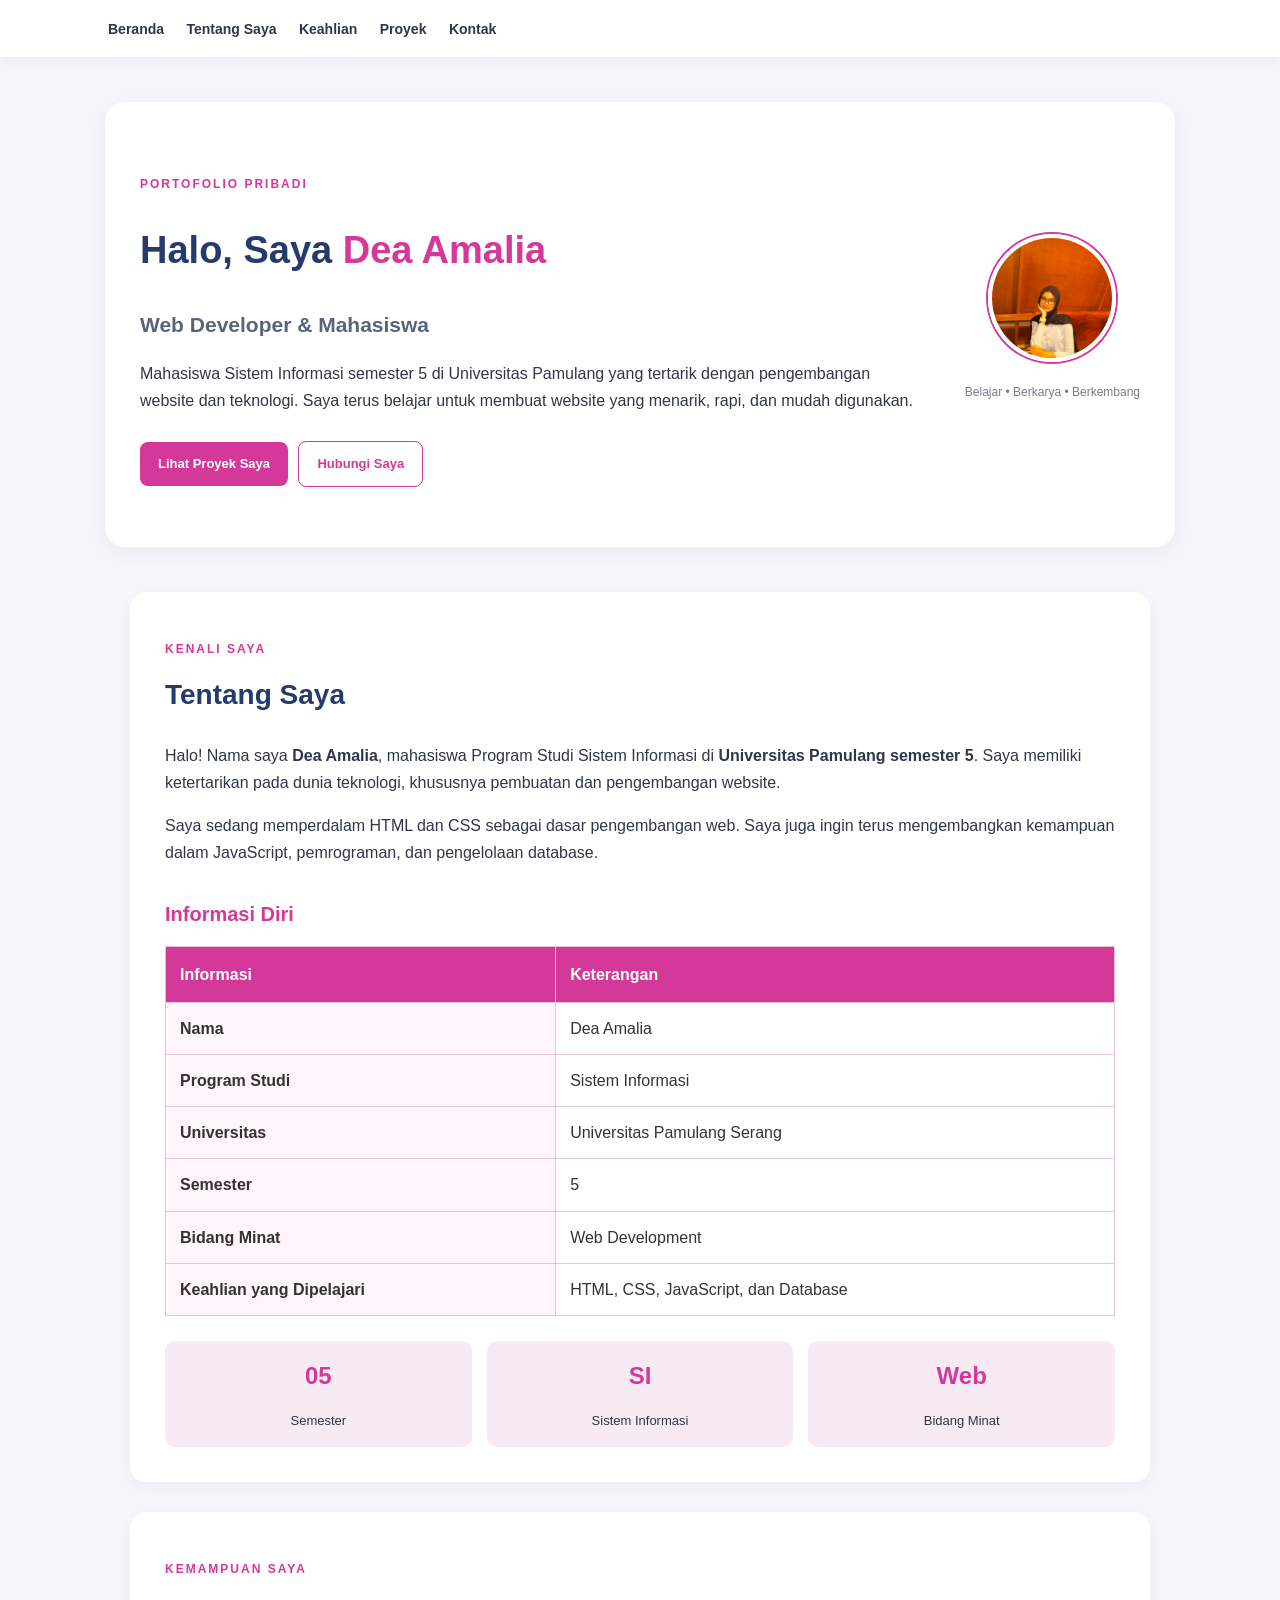
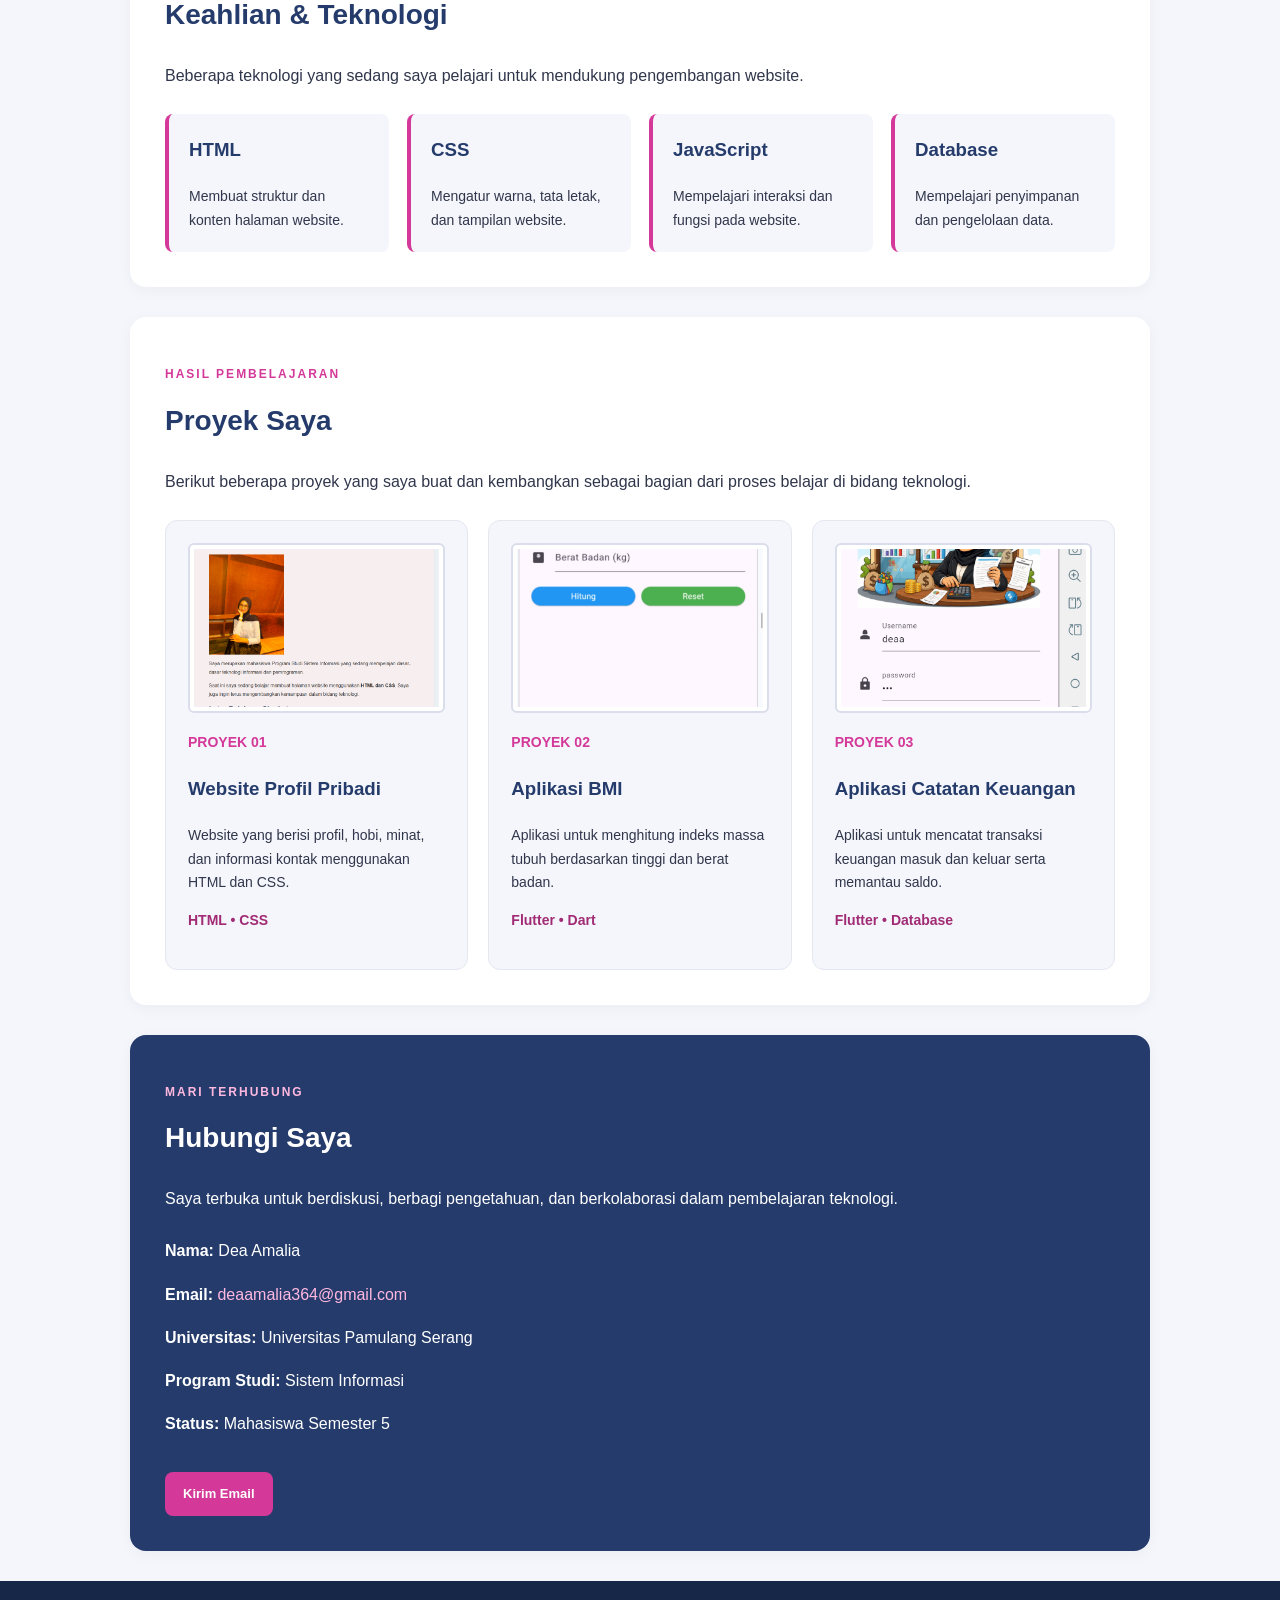
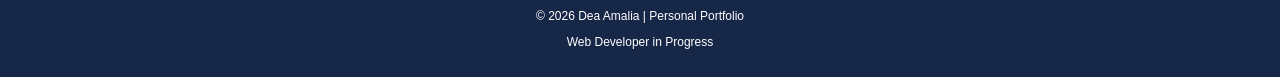
<file: index.html>
<!DOCTYPE html>
<html lang="id">
<head>
    <meta charset="UTF-8">
    <meta name="viewport" content="width=device-width, initial-scale=1.0">
    <title>Portofolio Dea Amalia</title>
    <link rel="stylesheet" href="style.css">
</head>
<body>

    <!-- Navigasi -->
    <header>
        <nav class="navbar">
            
            <ul>
                <li><a href="#beranda">Beranda</a></li>
                <li><a href="#tentang">Tentang Saya</a></li>
                <li><a href="#keahlian">Keahlian</a></li>
                <li><a href="#proyek">Proyek</a></li>
                <li><a href="#kontak">Kontak</a></li>
            </ul>
        </nav>
    </header>

    <main>

        <!-- Beranda -->
        <section id="beranda" class="hero">
            <div class="hero-text">
                <p class="label">PORTOFOLIO PRIBADI</p>

                <h1>Halo, Saya <span>Dea Amalia</span></h1>

                <h2>Web Developer & Mahasiswa</h2>

                <p>
                    Mahasiswa Sistem Informasi semester 5
                    di Universitas Pamulang yang tertarik
                    dengan pengembangan website dan teknologi.
                    Saya terus belajar untuk membuat website
                    yang menarik, rapi, dan mudah digunakan.
                </p>

                <a href="#proyek" class="button">Lihat Proyek Saya</a>
                <a href="#kontak" class="button button-outline">Hubungi Saya</a>
            </div>

            
                <div class="hero-image">
                    <img src="image_dea.jpeg.jpeg"
                    alt="Foto profil Dea Amalia"
                     class="foto-profil">

                 <p>Belajar • Berkarya • Berkembang</p>
                </div>

        </section>

        <!-- Tentang Saya -->
        <section id="tentang" class="content-section">
            <p class="label">KENALI SAYA</p>
            <h2 class="section-title">Tentang Saya</h2>

            <p>
                Halo! Nama saya <b>Dea Amalia</b>, mahasiswa
                Program Studi Sistem Informasi di
                <b>Universitas Pamulang semester 5</b>.
                Saya memiliki ketertarikan pada dunia teknologi,
                khususnya pembuatan dan pengembangan website.
            </p>

            <p>
                Saya sedang memperdalam HTML dan CSS sebagai
                dasar pengembangan web. Saya juga ingin terus
                mengembangkan kemampuan dalam JavaScript,
                pemrograman, dan pengelolaan database.
            </p>

                        <!-- Tabel Informasi Diri -->
            <h3 class="table-title">Informasi Diri</h3>

            <table class="biodata-table">
                <thead>
                    <tr>
                        <th>Informasi</th>
                        <th>Keterangan</th>
                    </tr>
                </thead>

                <tbody>
                    <tr>
                        <td>Nama</td>
                        <td>Dea Amalia</td>
                    </tr>
                    <tr>
                        <td>Program Studi</td>
                        <td>Sistem Informasi</td>
                    </tr>
                    <tr>
                        <td>Universitas</td>
                        <td>Universitas Pamulang Serang</td>
                    </tr>
                    <tr>
                        <td>Semester</td>
                        <td>5</td>
                    </tr>
                    <tr>
                        <td>Bidang Minat</td>
                        <td>Web Development</td>
                    </tr>
                    <tr>
                        <td>Keahlian yang Dipelajari</td>
                        <td>HTML, CSS, JavaScript, dan Database</td>
                    </tr>
                </tbody>
            </table>

            <div class="info-box">
                <div>
                    <h3>05</h3>
                    <p>Semester</p>
                </div>

                <div>
                    <h3>SI</h3>
                    <p>Sistem Informasi</p>
                </div>

                <div>
                    <h3>Web</h3>
                    <p>Bidang Minat</p>
                </div>
            </div>
        </section>

        <!-- Keahlian -->
        <section id="keahlian" class="content-section">
            <p class="label">KEMAMPUAN SAYA</p>
            <h2 class="section-title">Keahlian & Teknologi</h2>

            <p>
                Beberapa teknologi yang sedang saya pelajari
                untuk mendukung pengembangan website.
            </p>

            <div class="skill-list">
                <div class="skill-card">
                    <h3>HTML</h3>
                    <p>Membuat struktur dan konten halaman website.</p>
                </div>

                <div class="skill-card">
                    <h3>CSS</h3>
                    <p>Mengatur warna, tata letak, dan tampilan website.</p>
                </div>

                <div class="skill-card">
                    <h3>JavaScript</h3>
                    <p>Mempelajari interaksi dan fungsi pada website.</p>
                </div>

                <div class="skill-card">
                    <h3>Database</h3>
                    <p>Mempelajari penyimpanan dan pengelolaan data.</p>
                </div>
            </div>
        </section>

       
<!-- Proyek -->
<section id="proyek" class="content-section">
    <p class="label">HASIL PEMBELAJARAN</p>
    <h2 class="section-title">Proyek Saya</h2>

    <p>
        Berikut beberapa proyek yang saya buat dan kembangkan
        sebagai bagian dari proses belajar di bidang teknologi.
    </p>

    <div class="project-list">

        <!-- Proyek 1 -->
        <div class="project-card">
            <img src="web-profil.png"
                alt="Tampilan website profil pribadi"
                class="project-image">


            <p class="project-number">PROYEK 01</p>
            <h3>Website Profil Pribadi</h3>

            <p>
                Website yang berisi profil, hobi, minat,
                dan informasi kontak menggunakan HTML dan CSS.
            </p>

            <p class="tech">HTML • CSS</p>
        </div>

        <!-- Proyek 2 -->
        <div class="project-card">
            <img src="aplikasi-bmi.jpeg"
                 alt="Tampilan aplikasi BMI"
                 class="project-image">

            <p class="project-number">PROYEK 02</p>
            <h3>Aplikasi BMI</h3>

            <p>
                Aplikasi untuk menghitung indeks massa tubuh
                berdasarkan tinggi dan berat badan.
            </p>

            <p class="tech">Flutter • Dart</p>
        </div>

        <!-- Proyek 3 -->
        <div class="project-card">
            <img src="aplikasi-keuangan.png"
                 alt="Tampilan aplikasi catatan keuangan"
                 class="project-image">

            <p class="project-number">PROYEK 03</p>
            <h3>Aplikasi Catatan Keuangan</h3>

            <p>
                Aplikasi untuk mencatat transaksi keuangan
                masuk dan keluar serta memantau saldo.
            </p>

            <p class="tech">Flutter • Database</p>
        </div>

    </div>
</section>


        <!-- Kontak -->
        <section id="kontak" class="content-section contact">
            <p class="label">MARI TERHUBUNG</p>
            <h2 class="section-title">Hubungi Saya</h2>

            <p>
                Saya terbuka untuk berdiskusi, berbagi
                pengetahuan, dan berkolaborasi dalam
                pembelajaran teknologi.
            </p>

            <div class="contact-info">
                <p><b>Nama:</b> Dea Amalia</p>
                <p><b>Email:</b>
                    <a href="mailto:deaamalia364@gmail.com">
                        deaamalia364@gmail.com
                    </a>
                </p>
                <p><b>Universitas:</b> Universitas Pamulang Serang</p>
                <p><b>Program Studi:</b> Sistem Informasi</p>
                <p><b>Status:</b> Mahasiswa Semester 5</p>
            </div>

            <a href="mailto:deaamalia364@gmail.com" class="button">
                Kirim Email
            </a>
        </section>

    </main>

    <!-- Footer -->
    <footer>
        <p>&copy; 2026 Dea Amalia | Personal Portfolio</p>
        <p>Web Developer in Progress</p>
    </footer>

</body>
</html>
</file>
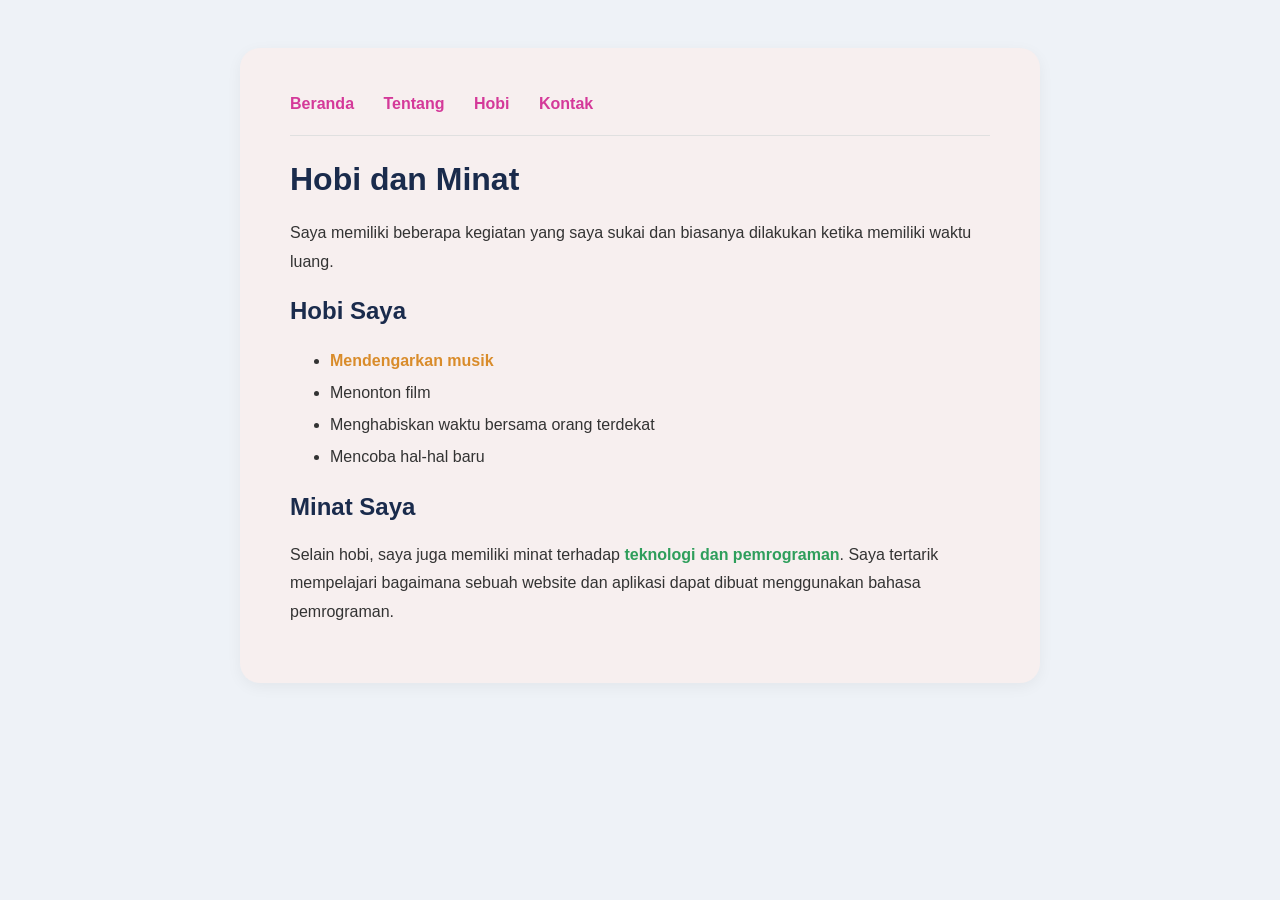
<file: hobi.html>
<!DOCTYPE html>
<html>
<head>
    <title>Hobi - Dea Amalia</title>

    <style>
        body {
            font-family: Arial, Helvetica, sans-serif;
            background-color: #eef2f7;
            display: flex;
            justify-content: center;
            padding: 40px 0;
        }

        .card {
            background-color: rgb(247, 239, 239);
            max-width: 700px;
            width: 100%;
            padding: 40px 50px;
            border-radius: 20px;
            box-shadow: 0 4px 15px rgba(0,0,0,0.05);
        }

        nav ul {
            list-style-type: none;
            margin: 0 0 15px 0;
            padding: 0;
        }

        nav ul li {
            display: inline-block;
            margin-right: 25px;
        }

        nav ul li a {
            color: #d43999;
            text-decoration: none;
            font-weight: bold;
        }

        nav ul li a:hover {
            color: #a12b74;
        }

        hr {
            border: none;
            border-top: 1px solid #e0e0e0;
            margin-bottom: 25px;
        }

        h1, h2 {
            color: #1a2b4c;
        }

        p {
            line-height: 1.8;
            color: #333;
        }

        ul {
            color: #333;
            line-height: 2;
        }

        .highlight-orange {
            color: #d98c2b;
            font-weight: bold;
        }

        .highlight-green {
            color: #2e9e5b;
            font-weight: bold;
        }
    </style>
</head>

<body>

<div class="card">

    <nav>
        <ul>
            <li><a href="index.html">Beranda</a></li>
            <li><a href="tentang.html">Tentang</a></li>
            <li><a href="hobi.html">Hobi</a></li>
            <li><a href="kontak.html">Kontak</a></li>
        </ul>
    </nav>

    <hr>

    <h1>Hobi dan Minat</h1>

    <p>
        Saya memiliki beberapa kegiatan yang saya sukai
        dan biasanya dilakukan ketika memiliki waktu luang.
    </p>

    <h2>Hobi Saya</h2>

    <ul>
        <li>
            <span class="highlight-orange">Mendengarkan musik</span>
        </li>
        <li>Menonton film</li>
        <li>Menghabiskan waktu bersama orang terdekat</li>
        <li>Mencoba hal-hal baru</li>
    </ul>

    <h2>Minat Saya</h2>

    <p>
        Selain hobi, saya juga memiliki minat terhadap
        <span class="highlight-green">teknologi dan pemrograman</span>.
        Saya tertarik mempelajari bagaimana sebuah website
        dan aplikasi dapat dibuat menggunakan bahasa pemrograman.
    </p>

</div>

</body>
</html>
</file>
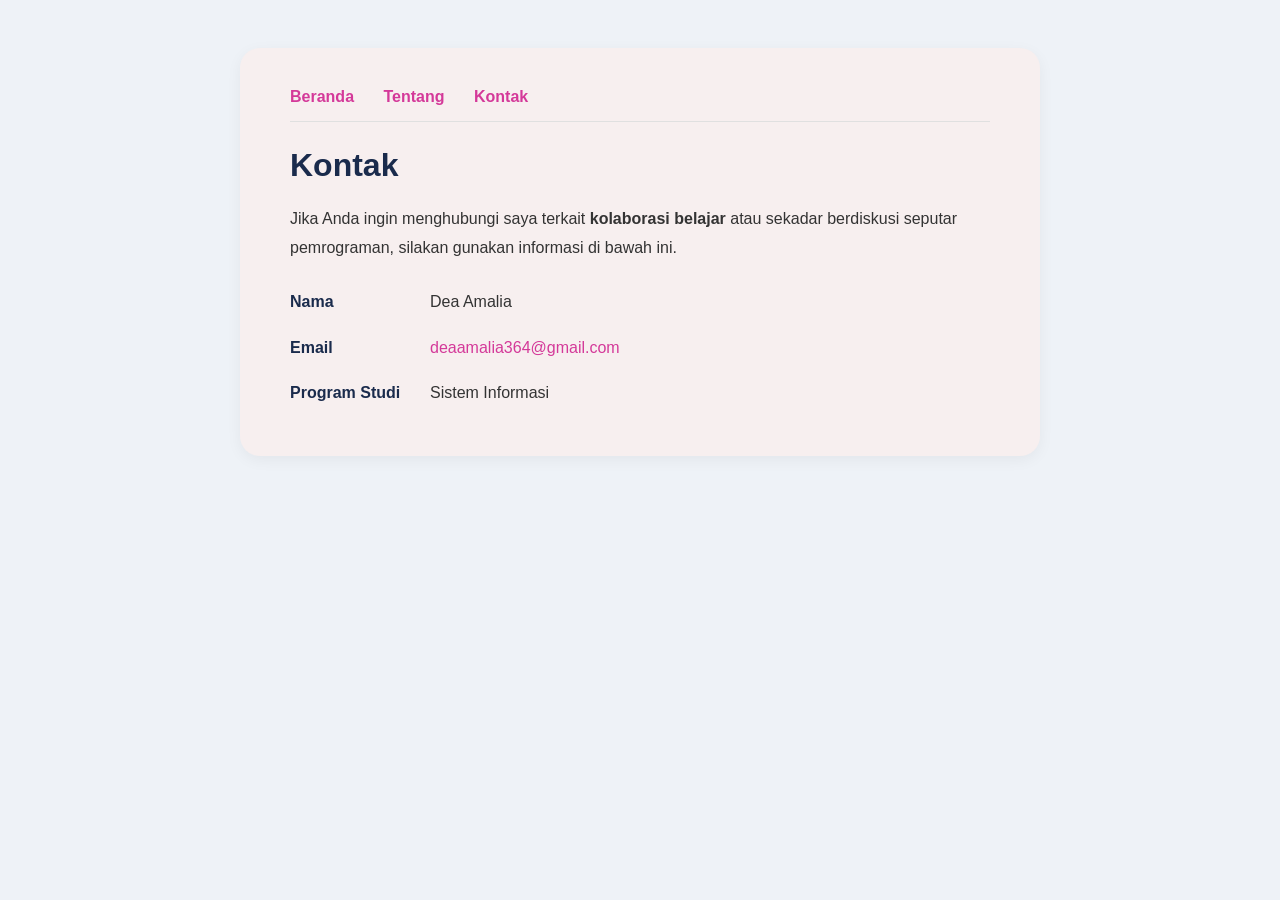
<file: kontak.html>
<!DOCTYPE html>
<html>
<head>
    <title>Kontak</title>

    <style>
        body {
            font-family: Arial, Helvetica, sans-serif;
            background-color: #eef2f7;
            display: flex;
            justify-content: center;
            padding: 40px 0;
        }

        .card {
            background-color: rgb(247, 239, 239);
            max-width: 700px;
            width: 100%;
            padding: 40px 50px;
            border-radius: 20px;
            box-shadow: 0 4px 15px rgba(0,0,0,0.05);
        }

        nav ul {
            list-style-type: none;
            margin: 0 0 15px 0;
            padding: 0;
        }

        nav ul li {
            display: inline-block;
            margin-right: 25px;
        }

        nav ul li a {
            color: #d43999;
            text-decoration: none;
            font-weight: bold;
        }

        nav ul li a:hover {
            color: #a12b74;
        }

        hr {
            border: none;
            border-top: 1px solid #e0e0e0;
            margin-bottom: 25px;
        }

        h1 {
            color: #1a2b4c;
        }

        p {
            line-height: 1.8;
            color: #333;
        }

        table {
            width: 100%;
            border-collapse: collapse;
        }

        table td {
            padding: 10px 0;
            color: #333;
            line-height: 1.6;
        }

        table td.label {
            font-weight: bold;
            width: 140px;
            color: #1a2b4c;
        }

        .email {
            color: #d43999;
        }
    </style>
</head>

<body>

<div class="card">

    <nav>
        <ul>
            <li><a href="index.html">Beranda</a></li>
            <li><a href="tentang.html">Tentang</a></li>
            <li><a href="kontak.html">Kontak</a></li>
        </ul>
    </nav>

    <hr>

    <h1>Kontak</h1>

    <p>
        Jika Anda ingin menghubungi saya terkait 
        <b>kolaborasi belajar</b> atau sekadar berdiskusi 
        seputar pemrograman, silakan gunakan informasi 
        di bawah ini.
    </p>

    <table>
        <tr>
            <td class="label">Nama</td>
            <td>Dea Amalia</td>
        </tr>

        <tr>
            <td class="label">Email</td>
            <td class="email">deaamalia364@gmail.com</td>
        </tr>

        <tr>
            <td class="label">Program Studi</td>
            <td>Sistem Informasi</td>
        </tr>
    </table>

</div>

</body>
</html>
</file>
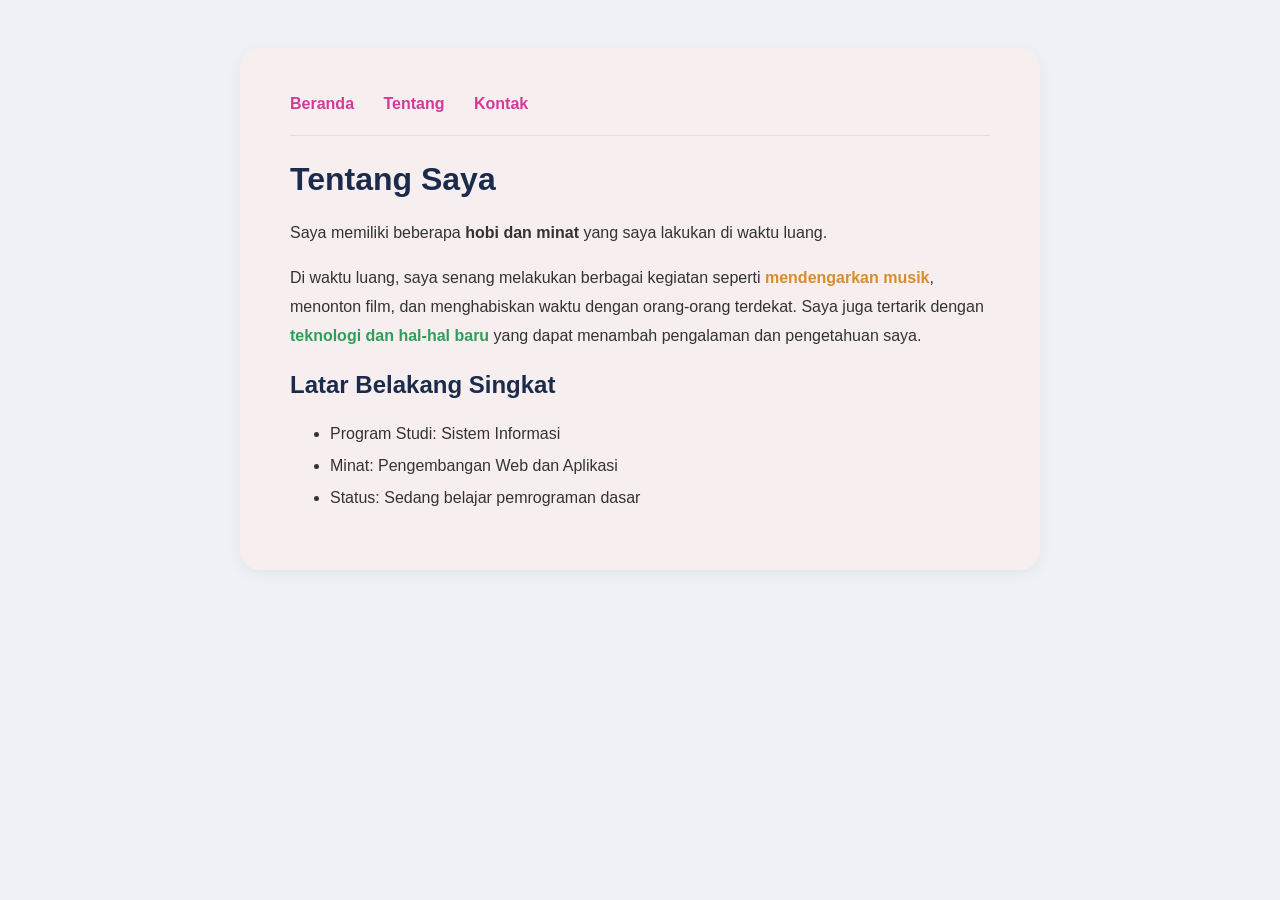
<file: tentang.html>
<!DOCTYPE html>
<html>
<head>
    <title>Tentang Saya</title>

    <style>
        body {
            font-family: Arial, Helvetica, sans-serif;
            background-color: #eef2f7;
            display: flex;
            justify-content: center;
            padding: 40px 0;
        }

        .card {
            background-color: rgb(247, 239, 239);
            max-width: 700px;
            width: 100%;
            padding: 40px 50px;
            border-radius: 20px;
            box-shadow: 0 4px 15px rgba(0,0,0,0.05);
        }

        nav ul {
            list-style-type: none;
            margin: 0 0 15px 0;
            padding: 0;
        }

        nav ul li {
            display: inline-block;
            margin-right: 25px;
        }

        nav ul li a {
            color: #d43999;
            text-decoration: none;
            font-weight: bold;
        }

        nav ul li a:hover {
            color: #a12b74;
        }

        hr {
            border: none;
            border-top: 1px solid #e0e0e0;
            margin-bottom: 25px;
        }

        h1 {
            color: #1a2b4c;
        }

        h2 {
            color: #1a2b4c;
        }

        p {
            line-height: 1.8;
            color: #333;
        }

        .highlight-orange {
            color: #d98c2b;
            font-weight: bold;
        }

        .highlight-green {
            color: #2e9e5b;
            font-weight: bold;
        }

        ul {
            color: #333;
            line-height: 2;
        }
    </style>
</head>

<body>

<div class="card">

    <nav>
        <ul>
            <li><a href="index.html">Beranda</a></li>
            <li><a href="tentang.html">Tentang</a></li>
            <li><a href="kontak.html">Kontak</a></li>
        </ul>
    </nav>

    <hr>

    <h1>Tentang Saya</h1>

    <p>
        Saya memiliki beberapa <b>hobi dan minat</b> yang saya lakukan
        di waktu luang.
    </p>

    <p>
        Di waktu luang, saya senang melakukan berbagai kegiatan seperti
        <span class="highlight-orange">mendengarkan musik</span>, 
        menonton film, dan menghabiskan waktu dengan orang-orang terdekat.
        Saya juga tertarik dengan 
        <span class="highlight-green">teknologi dan hal-hal baru</span>
        yang dapat menambah pengalaman dan pengetahuan saya.
    </p>

    <h2>Latar Belakang Singkat</h2>

    <ul>
        <li>Program Studi: Sistem Informasi</li>
        <li>Minat: Pengembangan Web dan Aplikasi</li>
        <li>Status: Sedang belajar pemrograman dasar</li>
    </ul>

</div>

</body>
</html>
</file>
<file: style.css>
/* Pengaturan dasar */
html {
    scroll-behavior: smooth;
}

body {
    font-family: Arial, Helvetica, sans-serif;
    margin: 0;
    background-color: #f4f6fb;
    color: #30364b;
    line-height: 1.7;
}

/* Navigasi */
header {
    background-color: #ffffff;
    box-shadow: 0 2px 10px rgba(0, 0, 0, 0.06);
}

.navbar {
    max-width: 1100px;
    margin: auto;
    padding: 15px 25px;
    display: flex;
    justify-content: space-between;
    align-items: center;
}

.logo {
    color: #243b6b;
    margin: 0;
    font-size: 28px;
}

.logo span {
    color: #d43999;
}

nav ul {
    list-style: none;
    margin: 0;
    padding: 0;
}

nav ul li {
    display: inline-block;
    margin-left: 18px;
}

nav ul li a {
    text-decoration: none;
    color: #30364b;
    font-size: 14px;
    font-weight: bold;
}

nav ul li a:hover {
    color: #d43999;
}

/* Beranda */
.hero {
    max-width: 1000px;
    margin: 45px auto;
    padding: 60px 35px;
    display: flex;
    align-items: center;
    justify-content: space-between;
    gap: 40px;
    background-color: #ffffff;
    border-radius: 20px;
    box-shadow: 0 5px 20px rgba(0, 0, 0, 0.05);
}

.hero-text {
    flex: 1;
}

.label {
    color: #d43999;
    font-weight: bold;
    font-size: 12px;
    letter-spacing: 2px;
}

.hero h1 {
    font-size: 38px;
    line-height: 1.3;
    color: #243b6b;
}

.hero h1 span {
    color: #d43999;
}

.hero h2 {
    font-size: 21px;
    color: #58647c;
}

.hero-image {
    text-align: center;
}

.foto-profil {
    width: 120px;
    height: 120px;
    object-fit: cover;
    border-radius: 50%;
    border: 4px solid #ffffff;
    box-shadow: 0 0 0 2px #d43999;
}


.profile-circle span {
    font-size: 65px;
    font-weight: bold;
    color: #a12b74;
}

.hero-image p {
    color: #747b8d;
    font-size: 12px;
}

/* Tombol */
.button {
    display: inline-block;
    background-color: #d43999;
    color: #ffffff;
    text-decoration: none;
    padding: 11px 18px;
    margin: 10px 6px 0 0;
    border-radius: 8px;
    font-weight: bold;
    font-size: 13px;
}

.button:hover {
    background-color: #a12b74;
}

.button-outline {
    background-color: #ffffff;
    color: #d43999;
    border: 1px solid #d43999;
}

.button-outline:hover {
    background-color: #fce8f4;
    color: #a12b74;
}

/* Bagian konten */
.content-section {
    max-width: 950px;
    margin: 30px auto;
    padding: 35px;
    background-color: #ffffff;
    border-radius: 16px;
    box-shadow: 0 4px 15px rgba(0, 0, 0, 0.04);
}

.section-title {
    color: #243b6b;
    font-size: 28px;
    margin-top: 0;
}

/* Informasi profil */
.info-box {
    display: flex;
    gap: 15px;
    margin-top: 25px;
}

.info-box div {
    flex: 1;
    background-color: #f8eaf3;
    padding: 15px;
    text-align: center;
    border-radius: 10px;
}

.info-box h3 {
    color: #d43999;
    font-size: 24px;
    margin: 0;
}

.info-box p {
    margin-bottom: 0;
    font-size: 13px;
}

/* Keahlian */
.skill-list {
    display: flex;
    flex-wrap: wrap;
    gap: 18px;
    margin-top: 25px;
}

.skill-card {
    flex: 1 1 180px;
    padding: 20px;
    background-color: #f4f6fb;
    border-left: 4px solid #d43999;
    border-radius: 8px;
}

.skill-card h3 {
    color: #243b6b;
    margin-top: 0;
}

.skill-card p {
    font-size: 14px;
    margin-bottom: 0;
}

/* Proyek */
.project-list {
    display: flex;
    flex-wrap: wrap;
    gap: 20px;
    margin-top: 25px;
}

.project-card {
    flex: 1 1 220px;
    padding: 22px;
    background-color: #f4f6fb;
    border-radius: 12px;
    border: 1px solid #e3e7f0;
}

.project-card:hover {
    box-shadow: 0 5px 15px rgba(36, 59, 107, 0.12);
}

.project-number {
    color: #d43999;
    font-size: 12px;
    font-weight: bold;
}

.project-card h3 {
    color: #243b6b;
}

.project-card p {
    font-size: 14px;
}

.project-card .tech {
    color: #a12b74;
    font-weight: bold;
}

.project-note {
    color: #777;
    font-size: 12px;
    margin-top: 20px;
}

/* Kontak */
.contact {
    background-color: #243b6b;
    color: #ffffff;
}

.contact .section-title {
    color: #ffffff;
}

.contact .label {
    color: #ffb8df;
}

.contact-info {
    margin: 25px 0;
}

.contact-info a {
    color: #ffb8df;
    text-decoration: none;
}

.contact-info a:hover {
    text-decoration: underline;
}

/* Footer */
footer {
    text-align: center;
    padding: 20px;
    background-color: #172747;
    color: #ffffff;
    font-size: 12px;
}

footer p {
    margin: 5px;
}

/* Tampilan layar kecil */
@media (max-width: 700px) {
    .navbar {
        flex-direction: column;
        gap: 12px;
    }

    nav ul {
        text-align: center;
    }

    nav ul li {
        margin: 5px 8px;
    }

    .hero {
        flex-direction: column-reverse;
        text-align: center;
        margin: 20px 12px;
        padding: 30px 20px;
    }

    .hero h1 {
        font-size: 30px;
    }

    .profile-circle {
        width: 150px;
        height: 150px;
    }

    .profile-circle span {
        font-size: 45px;
    }

    .content-section {
        margin: 20px 12px;
        padding: 25px 20px;
    }

    .info-box {
        flex-wrap: wrap;
    }

    
    .info-box div {
        min-width: 75px;
    }
}

/* Foto website pada kartu proyek */
.project-image {
    width: 100%;
    max-width: 280px;
    height: 170px;
    object-fit: cover;
    display: block;
    margin: 0 auto 18px;
    border: 2px solid #d9deea;
    border-radius: 6px;
    padding: 4px;
    background-color: #ffffff;
    box-sizing: border-box;

}
/* Judul tabel */
.table-title {
    margin-top: 30px;
    margin-bottom: 15px;
    color: #d43999;
    font-size: 20px;
}

/* Tampilan tabel */
.biodata-table {
    width: 100%;
    border-collapse: collapse;
    margin-bottom: 25px;
    background-color: #ffffff;
}

/* Bagian atas tabel dibuat bold */
.biodata-table thead th {
    background-color: #d43999;
    color: white;
    font-weight: bold;
    text-align: left;
    padding: 14px;
    border: 1px solid #e5c6d9;
}

/* Isi tabel */
.biodata-table tbody td {
    padding: 12px 14px;
    border: 1px solid #e5c6d9;
    color: #333333;
}

/* Kolom pertama dibuat bold */
.biodata-table tbody td:first-child {
    font-weight: bold;
    background-color: #fff5fa;
}

/* Efek saat kursor diarahkan ke baris */
.biodata-table tbody tr:hover {
    background-color: #fce8f3;
}

/* Tampilan tabel pada layar kecil */
@media (max-width: 700px) {
    .biodata-table {
        font-size: 13px;
    }

    .biodata-table thead th,
    .biodata-table tbody td {
        padding: 9px;
    }
}
</file>
